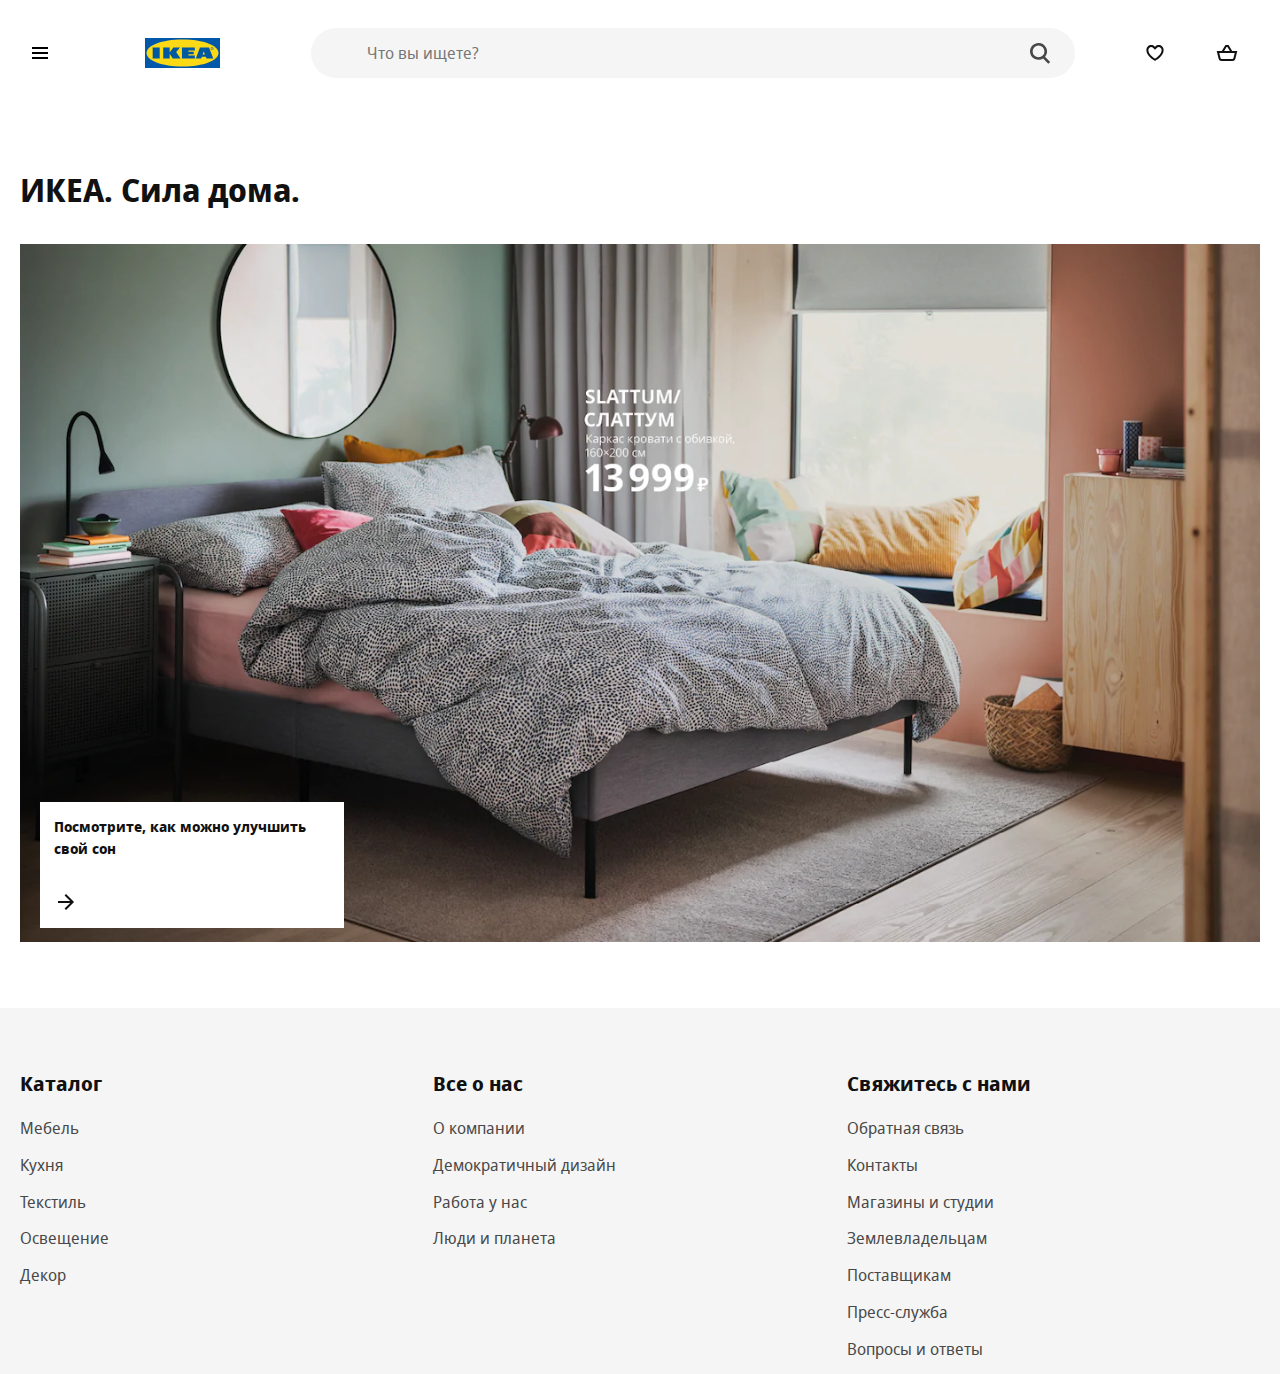
<file: index.html>
<!DOCTYPE html>
<html lang="en">

<head>
  <meta charset="UTF-8">
  <meta name="viewport"
    content="width=device-width, user-scalable=no, initial-scale=1.0, maximum-scale=1.0, minimum-scale=1.0">
  <meta http-equiv="X-UA-Compatible" content="ie=edge">
  <link rel="apple-touch-icon" sizes="180x180" href="favicon/apple-touch-icon.png">
  <link rel="icon" type="image/png" sizes="32x32" href="favicon/favicon-32x32.png">
  <link rel="icon" type="image/png" sizes="16x16" href="favicon/favicon-16x16.png">
  <link rel="mask-icon" href="favicon/safari-pinned-tab.svg" color="#0058ab">
  <meta name="msapplication-TileColor" content="#0058ab">
  <meta name="theme-color" content="#0058ab">
  <title>ИКЕА - официальный интернет-магазин мебели - IKEA</title>
  <link rel="stylesheet" href="styles/styles.css">
  <script src="js/index.js" defer type="module"></script>

</head>

<body>
  <!-- <header>
    <div class="container">
      <div class="header">
        <button class="btn btn-burger" aria-label="открыть меню">
          <svg focusable="false" class="svg-icon" width="24" height="24" viewBox="0 0 24 24" fill="none"
            xmlns="http://www.w3.org/2000/svg">
            <path fill-rule="evenodd" clip-rule="evenodd" d="M20 8H4V6H20V8ZM20 13H4V11H20V13ZM20 18H4V16H20V18Z">
            </path>
          </svg>
        </button>
        <a href="index.html" class="logo">
          <img src="image/ikea-logo.svg" alt="Логотип">
        </a>
        <form class="search" method="get" action="goods.html">
          <input type="search" name="s" maxlength="150" class="search-input" spellcheck="false"
            aria-label="Искать товары, новинки и вдохновение" aria-placeholder="Искать товары, новинки и вдохновение"
            placeholder="Что вы ищете?" autocapitalize="off" autocomplete="off" autocorrect="off">
          <button type="submit" class="btn search-btn" aria-label="найти"></button>
        </form>
        <a href="goods.html?cat=wishlist" class="btn btn-wishlist">
          <svg focusable="false" class="svg-icon" width="24" height="24" viewBox="0 0 24 24" fill="none"
            xmlns="http://www.w3.org/2000/svg">
            <path fill-rule="evenodd" clip-rule="evenodd"
              d="M12.336 5.52055C14.2336 3.62376 17.3096 3.62401 19.2069 5.52129C20.2067 6.52115 20.6796 7.85005 20.6259 9.15761C20.6151 12.2138 18.4184 14.8654 16.4892 16.6366C15.4926 17.5517 14.5004 18.2923 13.7593 18.8036C13.3879 19.0598 13.0771 19.2601 12.8574 19.3973C12.7475 19.466 12.6601 19.519 12.5992 19.5555C12.5687 19.5737 12.5448 19.5879 12.5279 19.5978L12.5079 19.6094L12.502 19.6129L12.5001 19.614C12.5001 19.614 12.4989 19.6147 11.9999 18.748C11.501 19.6147 11.5005 19.6144 11.5005 19.6144L11.4979 19.6129L11.4919 19.6094L11.472 19.5978C11.4551 19.5879 11.4312 19.5737 11.4007 19.5555C11.3397 19.519 11.2524 19.466 11.1425 19.3973C10.9227 19.2601 10.612 19.0598 10.2405 18.8036C9.49947 18.2923 8.50726 17.5517 7.51063 16.6366C5.58146 14.8654 3.38477 12.2139 3.37399 9.15765C3.32024 7.85008 3.79314 6.52117 4.79301 5.52129C6.69054 3.62376 9.76704 3.62376 11.6646 5.52129L11.9993 5.856L12.3353 5.52129L12.336 5.52055ZM11.9999 18.748L11.5005 19.6144L11.9999 19.9019L12.4989 19.6147L11.9999 18.748ZM11.9999 17.573C12.1727 17.462 12.384 17.3226 12.6236 17.1573C13.3125 16.6821 14.2267 15.9988 15.1366 15.1634C17.0157 13.4381 18.6259 11.2919 18.6259 9.13506V9.11213L18.627 9.08922C18.6626 8.31221 18.3844 7.52727 17.7926 6.9355C16.6762 5.81903 14.866 5.81902 13.7495 6.9355L13.7481 6.93689L11.9965 8.68166L10.2504 6.9355C9.13387 5.81903 7.3237 5.81903 6.20722 6.9355C5.61546 7.52727 5.33724 8.31221 5.3729 9.08922L5.37395 9.11213V9.13507C5.37395 11.2919 6.98418 13.4381 8.86325 15.1634C9.77312 15.9988 10.6874 16.6821 11.3762 17.1573C11.6159 17.3226 11.8271 17.462 11.9999 17.573Z">
            </path>
          </svg>
        </a>
        <a href="cart.html" class="btn btn-cart">
          <svg focusable="false" class="svg-icon svg-cart" width="24" height="24" viewBox="0 0 24 24" fill="none"
            xmlns="http://www.w3.org/2000/svg" style="display: block;">
            <path fill-rule="evenodd" clip-rule="evenodd"
              d="M10.9994 4H10.4373L10.1451 4.48017L6.78803 9.99716H3.00001H1.71924L2.02987 11.2397L3.65114 17.7248C3.98501 19.0603 5.18497 19.9972 6.56157 19.9972L17.4385 19.9972C18.8151 19.9972 20.015 19.0603 20.3489 17.7248L21.9702 11.2397L22.2808 9.99716H21H17.2113L13.8539 4.48014L13.5618 4H12.9997H12.0004H10.9994ZM14.8701 9.99716L12.4376 6H12.0004H11.5615L9.12921 9.99716H14.8701ZM5.59142 17.2397L4.28079 11.9972H19.7192L18.4086 17.2397C18.2973 17.6849 17.8973 17.9972 17.4385 17.9972L6.56157 17.9972C6.1027 17.9972 5.70272 17.6849 5.59142 17.2397Z">
            </path>
          </svg>
        </a>
      </div>
    </div>
  </header> -->
  <main>
    <div class="container">
      <h1 class="main-header">ИКЕА. Сила дома.</h1>
      <aside class="offer">
        <a href="card.html#idd059">
          <picture>
            <source srcset="image/b47e07ee97fd5f9bf030d258d462a945.webp" type="image/webp">
            <img src="image/b47e07ee97fd5f9bf030d258d462a945.jpg" alt="СЛАТТУМ">
          </picture>

        </a>
        <a class="offer-extra" href="goods.html?subcat=Кровати">
          <p>Посмотрите, как можно улучшить свой сон</p>
          <svg focusable="false" viewBox="0 0 24 24" class="offer-arrow" aria-hidden="true">
            <path fill-rule="evenodd" clip-rule="evenodd"
              d="M19.2937 12.7074L20.0008 12.0003L19.2938 11.2932L12.0008 3.99927L10.5865 5.41339L16.1727 11.0003H4V13.0003H16.1723L10.5855 18.5868L11.9996 20.0011L19.2937 12.7074Z">
            </path>
          </svg>
        </a>
      </aside>
    </div>
  </main>
  <!-- <footer>
    <div class="container">
      <div class="footer">
        <div class="footer-catalog">
          <h2 class="footer-header">Каталог</h2>
          <ul>
            <li class="footer-list"><a href="goods.html?cat=Мебель">Мебель</a></li>
            <li class="footer-list"><a href="goods.html?cat=Кухня">Кухня</a></li>
            <li class="footer-list"><a href="goods.html?cat=Текстиль">Текстиль</a></li>
            <li class="footer-list"><a href="goods.html?cat=Освещение">Освещение</a></li>
            <li class="footer-list"><a href="goods.html?cat=Декор">Декор</a></li>
          </ul>
        </div>
        <div class="footer-about">
          <h2 class="footer-header">Все о нас</h2>
          <ul>
            <li class="footer-list"><a href="#">О компании</a></li>
            <li class="footer-list"><a href="#">Демократичный дизайн</a></li>
            <li class="footer-list"><a href="#">Работа у нас</a></li>
            <li class="footer-list"><a href="#">Люди и планета</a></li>
          </ul>
        </div>
        <div class="footer-connection">
          <h2 class="footer-header">Свяжитесь с нами</h2>
          <ul>
            <li class="footer-list"><a href="#">Обратная связь</a></li>
            <li class="footer-list"><a href="#">Контакты</a></li>
            <li class="footer-list"><a href="#">Магазины и студии</a></li>
            <li class="footer-list"><a href="#">Землевладельцам</a></li>
            <li class="footer-list"><a href="#">Поставщикам</a></li>
            <li class="footer-list"><a href="#">Пресс-служба</a></li>
            <li class="footer-list"><a href="#">Вопросы и ответы</a></li>
          </ul>
        </div>
      </div>
    </div>

  </footer> -->

  <!-- <div class="catalog">
    <button type="button" class="btn btn-close catalog-btn" id="hnf-menu-close-btn" aria-expanded="true"
      title="Закрыть меню" aria-label="Закрыть меню">
      <svg focusable="false" class="svg-icon" width="24" height="24" viewBox="0 0 24 24" fill="none"
        xmlns="http://www.w3.org/2000/svg">
        <path fill-rule="evenodd" clip-rule="evenodd"
          d="M12.0002 13.4144L16.9499 18.3642L18.3642 16.9499L13.4144 12.0002L18.3642 7.05044L16.95 5.63623L12.0002 10.586L7.05044 5.63623L5.63623 7.05044L10.586 12.0002L5.63624 16.9499L7.05046 18.3642L12.0002 13.4144Z">
        </path>
      </svg>
    </button>
    <h2>Каталог</h2>
    <ul class="catalog-list">
      <li class="catalog-list__item active"><a href="goods.html?cat=Мебель">Мебель</a></li>
      <li class="catalog-list__item"><a href="goods.html?cat=Кухня">Кухня</a></li>
      <li class="catalog-list__item"><a href="goods.html?cat=Текстиль">Текстиль</a></li>
      <li class="catalog-list__item"><a href="goods.html?cat=Освещение">Освещение</a></li>
      <li class="catalog-list__item"><a href="goods.html?cat=Декор">Декор</a></li>
    </ul>


  </div> -->

  <!-- <div class="subcatalog">
    <button type="button" class="btn btn-return catalog-btn" aria-expanded="true" title="Закрыть меню"
      aria-label="Закрыть меню">
      <svg focusable="false" class="svg-icon  hnf-svg-icon" width="24" height="24" viewBox="0 0 24 24" fill="none"
        xmlns="http://www.w3.org/2000/svg">
        <path fill-rule="evenodd" clip-rule="evenodd"
          d="M4.70613 11.2927L3.99902 11.9997L4.70606 12.7069L11.999 20.0008L13.4133 18.5867L7.82744 13.0001H19.9999V11.0001H7.82729L13.4144 5.41328L12.0002 3.99902L4.70613 11.2927Z">
        </path>
      </svg>
    </button>
    <h3 class="subcatalog-header"><a href="goods.html?cat=Мебель"></a></h3>
    <ul class="subcatalog-list">
      <li class="subcatalog-list__item"><a href="goods.html?subcat=Диваны">Диваны</a></li>
      <li class="subcatalog-list__item"><a href="goods.html?subcat=Кресла">Кресла</a></li>
      <li class="subcatalog-list__item"><a href="goods.html?subcat=Книжные шкафы">Книжные шкафы</a></li>
      <li class="subcatalog-list__item"><a href="goods.html?subcat=Стеллажи">Стеллажи</a></li>
      <li class="subcatalog-list__item"><a href="goods.html?subcat=Шкаф для ТВ">Шкаф для ТВ</a></li>
      <li class="subcatalog-list__item"><a href="goods.html?subcat=Кровати">Кровати</a></li>
      <li class="subcatalog-list__item"><a href="goods.html?subcat=Комоды">Комоды</a></li>
      <li class="subcatalog-list__item"><a href="goods.html?subcat=Столы">Столы</a></li>
      <li class="subcatalog-list__item"><a href="goods.html?subcat=Письменные столы">Письменные столы</a></li>
      <li class="subcatalog-list__item">
        <a href="goods.html?subcat=Стулья для письменного стола">Стулья для письменного стола</a></li>
    </ul>
  </div> -->

  <!-- <div class="overlay"></div> -->

</body>

</html>
</file>
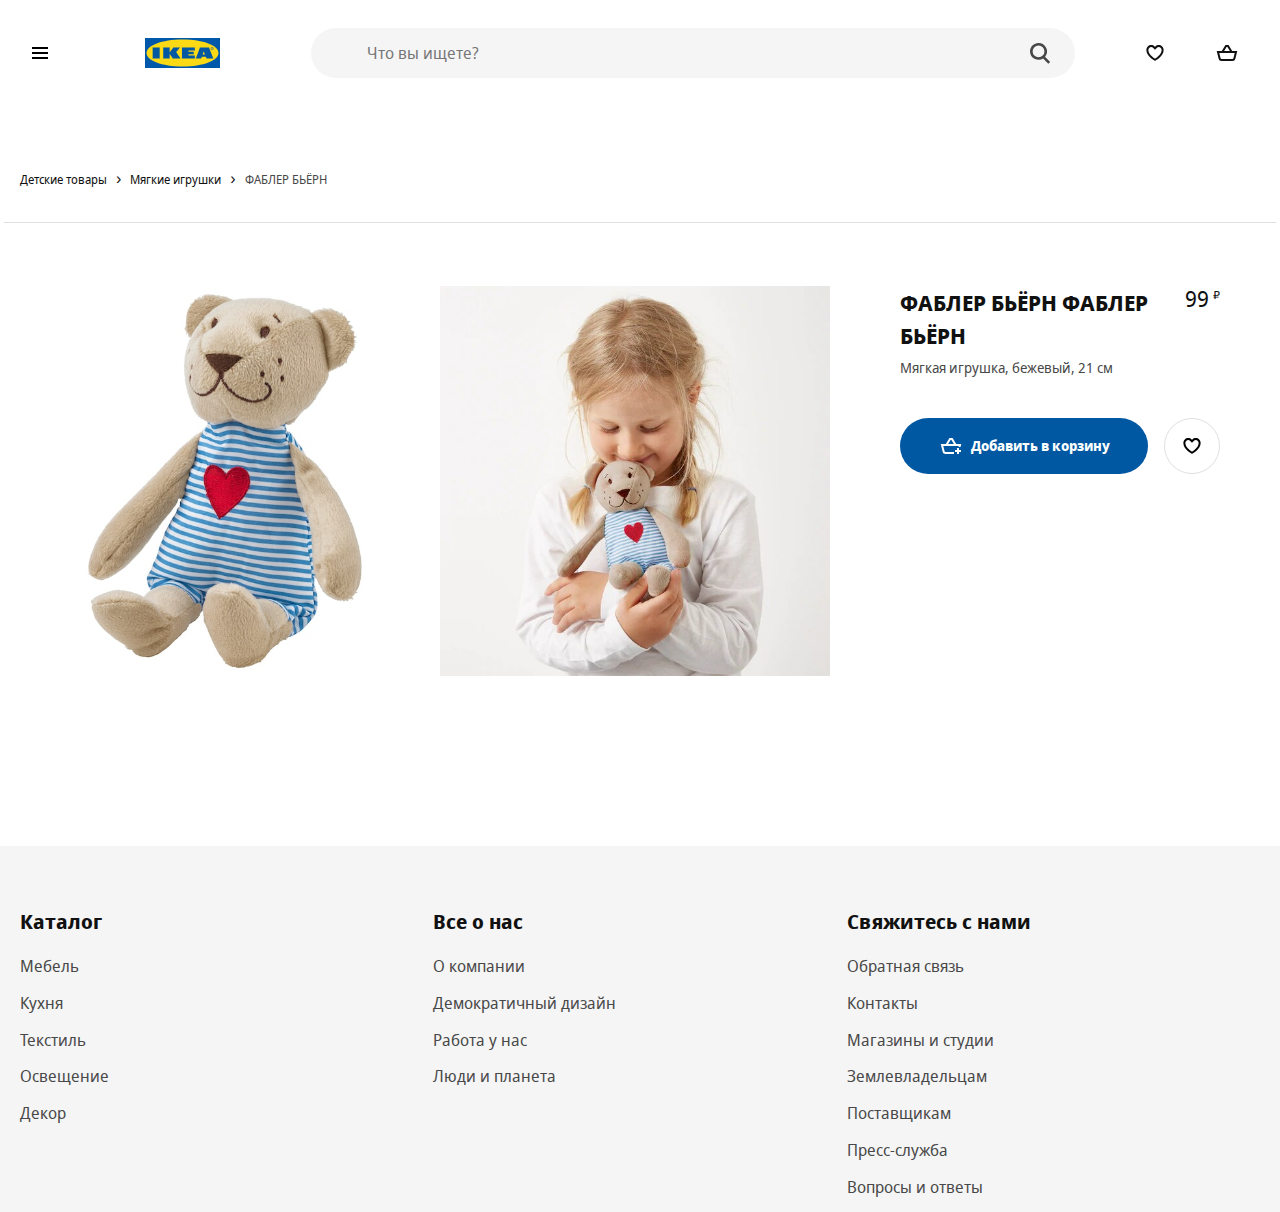
<file: card.html>
<!DOCTYPE html>
<html lang="en">

<head>
	<meta charset="UTF-8">
	<meta name="viewport"
		content="width=device-width, user-scalable=no, initial-scale=1.0, maximum-scale=1.0, minimum-scale=1.0">
	<meta http-equiv="X-UA-Compatible" content="ie=edge">
	<link rel="apple-touch-icon" sizes="180x180" href="favicon/apple-touch-icon.png">
	<link rel="icon" type="image/png" sizes="32x32" href="favicon/favicon-32x32.png">
	<link rel="icon" type="image/png" sizes="16x16" href="favicon/favicon-16x16.png">
	<link rel="mask-icon" href="favicon/safari-pinned-tab.svg" color="#0058ab">
	<meta name="msapplication-TileColor" content="#0058ab">
	<meta name="theme-color" content="#0058ab">
	<title>Детские игрушки - IKEA</title>
	<link rel="stylesheet" href="styles/styles.css">
	<script src="js/index.js" defer type="module"></script>
</head>

<body>
	<main>
		<div class="container">
			<div class="breadcrumb">
				<nav role="navigation" aria-label="Breadcrumb" class="breadcrumb__nav">
					<ul class="breadcrumb__list">

						<li class="breadcrumb__list-item">
							<a href="goods.html?cat=Детские товары" class="breadcrumb__link"><span>Детские товары</span></a>
						</li>

						<li class="breadcrumb__list-item">
							<a href="goods.html?cat=Мягкие игрушки" class="breadcrumb__link"><span>Мягкие игрушки</span></a>
						</li>

						<li class="breadcrumb__list-item">
							<a href="#" class="breadcrumb__link"><span>ФАБЛЕР БЬЁРН</span></a>
						</li>

					</ul>
				</nav>
			</div>

			<div class="good wrapper">
				<div class="good-images">
					<div class="good-image__item">
						<img src="image/fabler-byorn-myagkaya-igrushka-bezhevyy__0710165_PE727396_S5.jpg" alt="">
					</div>
					<div class="good-image__item">
						<img src="image/fabler-byorn-myagkaya-igrushka-bezhevyy__0876865_PE611124_S5.jpg" alt="">
					</div>
				</div>
				<div class="good-item">
					<!-- not-in-stock - нет в наличии-->
					<p class="good-item__new">Новинка</p>

					<div class="good-item__section">
						<div>
							<h2 class="good-item__header">ФАБЛЕР БЬЁРН ФАБЛЕР БЬЁРН</h2>
							<p class="good-item__description">Мягкая игрушка, бежевый, 21 см</p>

						</div>
						<p class="good-item__price">
							<span class="good-item__empty">Нет в наличии</span>
							<span class="good-item__price-value">99</span>
							<span class="good-item__currency">₽</span>
						</p>

					</div>
					<div class="good-item__buttons">
						<button type="button" class="btn btn-good" data-idd="idd001">
							<svg focusable="false" viewBox="0 0 24 24" class="btn-good-svg" aria-hidden="true">
								<path fill-rule="evenodd" clip-rule="evenodd"
									d="M10.4372 4H10.9993H12.0003H12.9996H13.5616L13.8538 4.48014L17.2112 9.99713H21H22.2806L21.9702 11.2396L21.5303 13H19.4688L19.7194 11.9971H4.28079L5.59143 17.2397C5.70272 17.6848 6.1027 17.9971 6.56157 17.9971H15V19.9971H6.56157C5.18496 19.9971 3.98502 19.0602 3.65114 17.7247L2.02987 11.2397L1.71924 9.99713H3.00002H6.78793L10.145 4.48017L10.4372 4ZM12.4375 6L14.87 9.99713H9.12911L11.5614 6H12.0003H12.4375ZM17.9961 16V14H19.9961V16H21.9961V18H19.9961V20H17.9961V18H15.9961V16H17.9961Z">
								</path>
							</svg>

							<span class="btn-good__label">Добавить в корзину</span>
						</button>
						<button type="button" class="btn btn-add-wishlist" data-idd="idd001">
							<svg focusable="false" viewBox="0 0 24 24" class="btn-add-wishlist__svg" aria-hidden="true">
								<path fill-rule="evenodd" clip-rule="evenodd"
									d="M12.336 5.52055C14.2336 3.62376 17.3096 3.62401 19.2069 5.52129C20.2067 6.52115 20.6796 7.85005 20.6259 9.15761C20.6151 12.2138 18.4184 14.8654 16.4892 16.6366C15.4926 17.5517 14.5004 18.2923 13.7593 18.8036C13.3879 19.0598 13.0771 19.2601 12.8574 19.3973C12.7475 19.466 12.6601 19.519 12.5992 19.5555C12.5687 19.5737 12.5448 19.5879 12.5279 19.5978L12.5079 19.6094L12.502 19.6129L12.5001 19.614C12.5001 19.614 12.4989 19.6147 11.9999 18.748C11.501 19.6147 11.5005 19.6144 11.5005 19.6144L11.4979 19.6129L11.4919 19.6094L11.472 19.5978C11.4551 19.5879 11.4312 19.5737 11.4007 19.5555C11.3397 19.519 11.2524 19.466 11.1425 19.3973C10.9227 19.2601 10.612 19.0598 10.2405 18.8036C9.49947 18.2923 8.50726 17.5517 7.51063 16.6366C5.58146 14.8654 3.38477 12.2139 3.37399 9.15765C3.32024 7.85008 3.79314 6.52117 4.79301 5.52129C6.69054 3.62376 9.76704 3.62376 11.6646 5.52129L11.9993 5.856L12.3353 5.52129L12.336 5.52055ZM11.9999 18.748L11.5005 19.6144L11.9999 19.9019L12.4989 19.6147L11.9999 18.748ZM11.9999 17.573C12.1727 17.462 12.384 17.3226 12.6236 17.1573C13.3125 16.6821 14.2267 15.9988 15.1366 15.1634C17.0157 13.4381 18.6259 11.2919 18.6259 9.13506V9.11213L18.627 9.08922C18.6626 8.31221 18.3844 7.52727 17.7926 6.9355C16.6762 5.81903 14.866 5.81902 13.7495 6.9355L13.7481 6.93689L11.9965 8.68166L10.2504 6.9355C9.13387 5.81903 7.3237 5.81903 6.20722 6.9355C5.61546 7.52727 5.33724 8.31221 5.3729 9.08922L5.37395 9.11213V9.13507C5.37395 11.2919 6.98418 13.4381 8.86325 15.1634C9.77312 15.9988 10.6874 16.6821 11.3762 17.1573C11.6159 17.3226 11.8271 17.462 11.9999 17.573Z">
								</path>
							</svg>
						</button>
					</div>

				</div>
			</div>


		</div>
	</main>
</body>

</html>
</file>
<file: styles/styles.css>
/*
* Prefixed by https://autoprefixer.github.io
* PostCSS: v7.0.29,
* Autoprefixer: v9.7.6
* Browsers: last 4 version
*/

@font-face {
	font-family: 'Noto Sans';
	src: local('Noto Sans Display Regular'), local('NotoSansDisplay-Regular'), url('../fonts/Notosansdisplayregular.woff2') format('woff2'), url('../fonts/Notosansdisplayregular.woff') format('woff');
	font-weight: 400;
	font-style: normal;
}

@font-face {
	font-family: 'Noto Sans';
	src: local('Noto Sans Display Italic'), local('NotoSansDisplay-Italic'), url('../fonts/Notosansdisplayitalic.woff2') format('woff2'), url('../fonts/Notosansdisplayitalic.woff') format('woff');
	font-weight: 400;
	font-style: italic;
}

@font-face {
	font-family: 'Noto Sans';
	src: local('Noto Sans Display Bold'), local('NotoSansDisplay-Bold'), url('../fonts/Notosansdisplaybold.woff2') format('woff2'), url('../fonts/Notosansdisplaybold.woff') format('woff');
	font-weight: 700;
	font-style: normal;
}

@font-face {
	font-family: 'Noto Sans';
	src: local('Noto Sans Display Bold Italic'), local('NotoSansDisplay-BoldItalic'), url('../fonts/Notosansdisplaybolditalic.woff2') format('woff2'), url('../fonts/Notosansdisplaybolditalic.woff') format('woff');
	font-weight: 700;
	font-style: italic;
}

html {
	-webkit-box-sizing: border-box;
	box-sizing: border-box;
}

*,
*::before,
*::after {
	-webkit-box-sizing: inherit;
	box-sizing: inherit;
}

body {
	min-width: 320px;
	margin: 0;

	background-color: #fff; /*под проект*/
	font-family: Noto Sans, Arial, sans-serif; /*в "" свой шрифт под проект*/

	font-size: 16px;
	color: #111;
	line-height: 1.5;
	-webkit-font-smoothing: subpixel-antialiased;
}

button, input {
	font: inherit;
}

button {
	cursor: pointer;
}

img {
	max-width: 100%;
	width: 100%;
	height: auto;
}

a {
	text-decoration: none;
	color: inherit;
}

ul {
	list-style: none;
	padding: 0;
	margin: 0;
}

h1, h2, h3, p {
	padding: 0;
	margin: 0;
}

/* container */

.container {
	max-width: 100rem;
	margin: 0 auto;
	padding: 0 1.25rem;
}

.visually-hidden {
	position: absolute !important;
	clip: rect(1px 1px 1px 1px);
	clip: rect(1px, 1px, 1px, 1px);
	padding: 0 !important;
	border: 0 !important;
	height: 1px !important;
	width: 1px !important;
	overflow: hidden;
}

/* при работе с float */

.clearfix::after {
	content: "";
	display: table;
	clear: both;
}

header {
	margin-bottom: 3.75rem;
}

.header {
	display: -ms-grid;
	display: grid;
	grid-gap: 1.25rem;
	-ms-grid-columns: 2fr 1.25rem 2fr 1.25rem 16fr 1.25rem 1fr 1.25rem 1fr;
	grid-template-columns: 2fr 2fr 16fr 1fr 1fr;
	-webkit-box-align: center;
	-ms-flex-align: center;
	align-items: center;
	padding: 1.75rem 0;
}

footer {
	background-color: #f5f5f5;
	margin-top: 3.75rem;
	padding: 3.75rem 0 0 0;
}

.footer {
	display: -ms-grid;
	display: grid;
	-ms-grid-columns: 1fr 1fr 1fr;
	grid-template-columns: 1fr 1fr 1fr;
}

.main-header {
	margin-bottom: 1.875rem
}

.btn {
	background-color: transparent;
	outline: transparent;
	border-radius: 50%;
	width: 40px;
	height: 40px;
	display: -webkit-box;
	display: -ms-flexbox;
	display: flex;
	-webkit-box-align: center;
	-ms-flex-align: center;
	align-items: center;
	-webkit-box-pack: center;
	-ms-flex-pack: center;
	justify-content: center;
	border: 1px solid transparent;
}

.btn:hover {
	background-color: #f5f5f5;
	color: #111;
}

.svg-icon {
	fill: currentColor;
}

.logo {
	text-align: center;
	width: 75px;
	height: 30px;

}

.search {
	position: relative;
	-webkit-box-flex: 1;
	-ms-flex-positive: 1;
	flex-grow: 1;
	height: 50px;
	margin: 0 40px;
}

.search-input {
	-webkit-appearance: none;
	-moz-appearance: none;
	appearance: none;
	background-color: #f5f5f5;
	display: block;
	appearance: none;
	width: 100%;
	height: 100%;
	padding: .5rem 3.5rem;
	margin: 0 auto;
	line-height: 1.5;
	border: 0;
	border-radius: 50em;
	outline: 0;
	-webkit-box-shadow: none;
	box-shadow: none;
	-webkit-transition: background .2s;
	-o-transition: background .2s;
	transition: background .2s;
}

.search-btn {
	position: absolute;
	top: 0.9rem;
	right: 0.9rem;
	background-image: url("data:image/svg+xml;charset=utf-8,%3Csvg width='16' height='17' fill='%23484848' xmlns='http://www.w3.org/2000/svg'%3E%3Cpath fill-rule='evenodd' clip-rule='evenodd' d='M6.5 11a4.5 4.5 0 110-9 4.5 4.5 0 010 9zm4.968-.307a6.5 6.5 0 10-1.514 1.315l3.996 3.996 1.414-1.414-3.896-3.897z'/%3E%3C/svg%3E");
	background-repeat: no-repeat;
	background-size: contain;
	width: 2.5rem;
	height: 1.5rem;
	background-position: center;
}

.offer {
	position: relative;
}

.offer-extra {
	position: absolute;
	padding: .9rem;
	color: #111;
	left: 1.25rem;
	bottom: 1.25rem;
	display: -webkit-box;
	display: -ms-flexbox;
	display: flex;
	background: #fff;
	-webkit-box-orient: vertical;
	-webkit-box-direction: normal;
	-ms-flex-direction: column;
	flex-direction: column;
	-webkit-box-align: start;
	-ms-flex-align: start;
	align-items: flex-start;
	max-width: 19rem;
	min-width: 13rem;
	font-size: .9rem;
	line-height: 1.5;
	font-weight: bold;
	word-break: break-word;
}

.offer-arrow {
	display: inline-block;
	height: 1.5rem;
	width: 1.5rem;
	vertical-align: middle;
	fill: currentColor;
	margin-top: 1.875rem;

}


.footer-header {
	line-height: 2rem;
	font-size: 1.25rem;
	padding: 0 0 1rem 0;

}

.footer-list {
	margin-bottom: .8rem;
}

.footer-list > a {
	color: #484848;
}

.footer-list > a:hover {
	color: #111;
	text-decoration: underline;
}

.catalog {
	position: fixed;
	z-index: 999;
	top: 0;
	left: -100%;
	bottom: 0;
	background-color: #fff;
	overflow-y: auto;
	overflow-x: hidden;
	-webkit-transition: left 0.2s 0s;
	-o-transition: left 0.2s 0s;
	transition: left 0.2s 0s;
	width: 20rem;
	padding: 6rem 4rem 3rem;

}

.catalog.open {
	left: 0;
}

.catalog-btn {
	position: absolute;
	top: 3rem;
	left: 3rem;
}

.catalog-list__item,
.subcatalog-list__item {
	cursor: pointer;
	color: #111;


}

.catalog-list__item a,
.subcatalog-list__item a {
	text-decoration: underline;
	display: block;
}

.catalog-list__item a {
	padding: .5rem 1.5rem .5rem 0;
}

.subcatalog-list__item a {
	padding: .5rem 0;
}

.catalog-list__item:hover a,
.subcatalog-list__item:hover a {
	text-decoration: underline;
}

.catalog-list__item.active {
	background-repeat: no-repeat;
	background-position: right 0 center;
	background-image: url('data:image/svg+xml;utf8,<svg width="24" height="24" viewBox="0 0 24 24" fill="none" xmlns="http://www.w3.org/2000/svg"><path fill-rule="evenodd" clip-rule="evenodd" d="M15.5996 11.9999L9.81456 17.7857L8.40026 16.3716L12.7714 11.9999L8.40026 7.62823L9.81457 6.21411L15.5996 11.9999Z" fill="%23959595"/></svg>');
}

.subcatalog {
	position: fixed;
	z-index: 998;
	top: 0;
	left: -100%;
	bottom: 0;
	background-color: #fff;
	overflow-y: auto;
	overflow-x: hidden;
	-webkit-transition: left, right 0.2s 0s;
	-o-transition: left, right 0.2s 0s;
	transition: left, right 0.2s 0s;
	width: 25rem;
	padding: 6rem 4rem 3rem;
	border-left: 2px solid #ccc;
}

.subcatalog.subopen {
	left: 20rem;
	display: block;
}

.overlay {
	display: block;
	position: fixed;
	z-index: 899;
	top: 0;
	bottom: 0;
	right: 0;
	left: 0;
	background-color: black;
	-webkit-transition: all .2s ease;
	-o-transition: all .2s ease;
	transition: all .2s ease;
	opacity: 0;
	pointer-events: none;
}

.overlay.active {
	opacity: 0.25;
	pointer-events: all;
}


.wrapper {
	position: relative;
	margin-top: 4rem;
}

.wrapper:before {
	content: '';
	width: calc(100% + 2rem);
	display: block;
	position: absolute;
	top: -2rem;
	z-index: 99;
	margin: 0 -1rem;
	border-bottom: 1px solid #dfdfdf;
}

.good {
	display: -ms-grid;
	display: grid;
	-ms-grid-columns: minmax(0, 1fr) 1.25rem minmax(0, 1fr) 1.25rem minmax(0, 1fr) 1.25rem minmax(0, 1fr) 1.25rem minmax(0, 1fr) 1.25rem minmax(0, 1fr) 1.25rem minmax(0, 1fr) 1.25rem minmax(0, 1fr) 1.25rem minmax(0, 1fr) 1.25rem minmax(0, 1fr) 1.25rem minmax(0, 1fr) 1.25rem minmax(0, 1fr);
	grid-template-columns: repeat(12, minmax(0, 1fr));
	grid-column-gap: 1.25rem;
	padding-top: 2rem;
}

.good-images {
	display: -webkit-box;
	display: -ms-flexbox;
	display: flex;
	-ms-flex-wrap: wrap;
	flex-wrap: wrap;
	-ms-grid-column: 1;
	grid-column-start: 1;
	-ms-grid-column-span: 8;
	grid-column-end: 9;
	-ms-flex-pack: distribute;
	justify-content: space-around;


}

.good-image__item {
	width: calc(50% - 1.25rem);
	margin-left: .625rem;
	margin-right: .625rem;
	min-height: 500px;
}


.good-item {
	-ms-grid-column: 9;
	grid-column-start: 9;
	-ms-grid-column-span: 4;
	grid-column-end: 13;
	padding: 0 2.5rem;
}

.good-item__section {
	margin-bottom: 2.5rem;
}

.good-item__new {
	display: none;
}


.good-item__empty {
	display: none;
}

.not-in-stock .good-item__empty {
	display: block;
}

.not-in-stock .btn-good {
	display: none;
}

.good-item__header {
	font-size: 1.375rem;
	line-height: 1.5;
	font-weight: 700;
	text-transform: uppercase;
	margin-bottom: .3rem;
}

.good-item__description {
	line-height: 1.5;
	letter-spacing: 0;
	font-weight: 400;
	color: #484848;
	font-size: .875rem;
}

.good-item__price {
	white-space: nowrap;
	text-align: right;
}

.good-item__section {
	display: -webkit-box;
	display: -ms-flexbox;
	display: flex;
	-webkit-box-pack: justify;
	-ms-flex-pack: justify;
	justify-content: space-between;
}

.good-item__price-value {
	line-height: 1.1875;
	font-size: 1.375rem;
}

.good-item__currency {
	line-height: .9;
	font-size: .6875rem;
	vertical-align: text-top;
}

.not-in-stock .good-item__price-value,
.not-in-stock .good-item__currency {
	display: none;
}

.good-item__buttons {
	display: -webkit-box;
	display: -ms-flexbox;
	display: flex;
	-webkit-box-pack: justify;
	-ms-flex-pack: justify;
	justify-content: space-between;
	-webkit-box-align: center;
	-ms-flex-align: center;
	align-items: center;
	width: 100%;
}

.btn-good {
	margin-right: 1rem;
	-webkit-box-flex: 1;
	-ms-flex-positive: 1;
	flex-grow: 1;
	-ms-flex-negative: 1;
	flex-shrink: 1;
	position: relative;
	background: #0058a3;
	color: #fff;
	border-radius: 52px;
	padding: 0 2rem;
	display: -webkit-box;
	display: -ms-flexbox;
	display: flex;
	height: 3.5rem;
	-webkit-box-align: center;
	-ms-flex-align: center;
	align-items: center;
}

.btn-good-svg {
	margin-right: .5rem;
	vertical-align: top;
	-ms-flex-negative: 0;
	flex-shrink: 0;
	display: inline-block;
	height: 1.5rem;
	width: 1.5rem;
	fill: #fff;
}

.btn-good:hover {
	color: #0058a3;
}

.btn-good:hover .btn-good-svg {
	fill: #0058a3;
}

.btn-good__label {
	text-align: center;
	border: 0;
	font-weight: 700;
	font-size: .875rem;
	line-height: 1.42857;
}

.btn-add-wishlist {
	background: rgba(0, 0, 0, 0);
	color: #111;
	border-radius: 40px;
	padding: 0 .9375rem;
	border: 1px solid #dfdfdf;
	height: 3.5rem;
	width: 3.5rem;
	margin-left: auto;
}

.btn-add-wishlist__svg {
	height: 1.5rem;
	width: 1.5rem;

}

.btn-add-wishlist:hover .btn-add-wishlist__svg {
	fill: red;
}

.btn-add-wishlist.contains-wishlist .btn-add-wishlist__svg {
	fill: red;

}

.btn-add-wishlist:hover.contains-wishlist .btn-add-wishlist__svg {
	fill: black;
}


.goods-list {
	display: -ms-grid;
	display: grid;
	grid-gap: 1.25rem;
	grid-template-columns: repeat(4, 1fr);
}

.goods-list__item {
	margin-bottom: 2rem;
}


.goods-item {
	position: relative;
	display: -webkit-box;
	display: -ms-flexbox;
	display: flex;
	-webkit-box-orient: vertical;
	-webkit-box-direction: normal;
	-ms-flex-direction: column;
	flex-direction: column;
	-webkit-box-pack: justify;
	-ms-flex-pack: justify;
	justify-content: space-between;
	height: 100%;
}

.goods-item__img {
	height: 380px;
	display: table-cell;
	vertical-align: middle
}


.btn-add-card {
	position: absolute;
	opacity: 0;
	-webkit-transition: opacity 0.2s 0s;
	-o-transition: opacity 0.2s 0s;
	transition: opacity 0.2s 0s;
	right: 1rem;
	bottom: 0.5rem;
	background-color: rgb(0, 88, 163);
	border: 1px solid rgb(0, 88, 163);
	background-repeat: no-repeat;
	background-position: center;
	background-image: url("data:image/svg+xml;utf8,<svg width='24' height='24' xmlns='http://www.w3.org/2000/svg' viewBox='0 0 24 24'><path fill-rule='evenodd' clip-rule='evenodd' d='M10.4372 4H10.9993H12.0003H12.9996H13.5616L13.8538 4.48014L17.2112 9.99713H21H22.2806L21.9702 11.2396L21.5303 13H19.4688L19.7194 11.9971H4.28079L5.59143 17.2397C5.70272 17.6848 6.1027 17.9971 6.56157 17.9971H15V19.9971H6.56157C5.18496 19.9971 3.98502 19.0602 3.65114 17.7247L2.02987 11.2397L1.71924 9.99713H3.00002H6.78793L10.145 4.48017L10.4372 4ZM12.4375 6L14.87 9.99713H9.12911L11.5614 6H12.0003H12.4375ZM17.9961 16V14H19.9961V16H21.9961V18H19.9961V20H17.9961V18H15.9961V16H17.9961Z' fill='white' /></svg>");
}

.btn-add-card:hover {
	background-color: rgb(255, 255, 255);
	background-image: url("data:image/svg+xml;utf8,<svg width='24' height='24' xmlns='http://www.w3.org/2000/svg' viewBox='0 0 24 24'><path fill-rule='evenodd' clip-rule='evenodd' d='M10.4372 4H10.9993H12.0003H12.9996H13.5616L13.8538 4.48014L17.2112 9.99713H21H22.2806L21.9702 11.2396L21.5303 13H19.4688L19.7194 11.9971H4.28079L5.59143 17.2397C5.70272 17.6848 6.1027 17.9971 6.56157 17.9971H15V19.9971H6.56157C5.18496 19.9971 3.98502 19.0602 3.65114 17.7247L2.02987 11.2397L1.71924 9.99713H3.00002H6.78793L10.145 4.48017L10.4372 4ZM12.4375 6L14.87 9.99713H9.12911L11.5614 6H12.0003H12.4375ZM17.9961 16V14H19.9961V16H21.9961V18H19.9961V20H17.9961V18H15.9961V16H17.9961Z' fill='rgb(0, 88, 163)' /></svg>");

}

.goods-item:hover .btn-add-card {
	opacity: 1;
}

.goods-item__header {
	margin-top: auto;
	margin-bottom: 1rem;
}

.goods-item__new {
	line-height: 1.42857;
	color: #ca5008;
	font-weight: 700;
	font-size: 0.8rem;
}

.goods-item__link {
	display: block;
	height: 100%;
}

.goods-item__description {
	margin-bottom: 1rem;
	font-size: .875rem;
	line-height: 1.42857;
}

.goods-item__price {
	min-height: calc(40px + 0.5rem);
	padding-bottom: 0.5rem;
	font-weight: 700;
}

.goods-item__price-value {
	font-size: 1.375rem;
}

.goods-item__currency {
	line-height: .9;
	font-size: .6875rem;
	vertical-align: text-top;
}


.breadcrumb__list-item {
	display: inline;
}

.breadcrumb__list-item:after {
	content: "\0203A";
	display: inline;
	margin: 0 .3125rem;
	font-size: 1rem;
	line-height: 1.125;
}

.breadcrumb__list-item:last-child:after {
	content: "";
}

.breadcrumb__link {
	font-size: .75rem;
	line-height: 1.5;
	font-weight: 400;
	vertical-align: middle;
}

.breadcrumb__list-item:last-child .breadcrumb__link {
	color: #484848;
	pointer-events: none;
	cursor: auto;
}

.cart-wrapper {
	max-width: 768px;
}

.cart-header {
	text-align: center;
}

.product {
	display: -ms-grid;
	display: grid;
	-ms-grid-columns: 152px 4fr 6fr;
	grid-template-columns: 152px 4fr 6fr;
	-ms-grid-rows: auto;
	grid-template-rows: auto;
	font-size: .81rem;
	line-height: 1.385;
}

.product > *:nth-child(1) {
	-ms-grid-row: 1;
	-ms-grid-column: 1;
}

.product > *:nth-child(2) {
	-ms-grid-row: 1;
	-ms-grid-column: 2;
}

.product > *:nth-child(3) {
	-ms-grid-row: 1;
	-ms-grid-column: 3;
}

.product__image-container {
	-ms-grid-column: 1;
	grid-column: 1;
	-ms-grid-row: 1;
	-ms-grid-row-span: 2;
	grid-row: 1/3;
	padding-right: 1rem;
}

.product__description {
	-ms-grid-column: 2;
	grid-column: 2;
	-ms-grid-row: 1;
	grid-row: 1;
}

.product__name {
	font-size: 1.2rem;
	margin-bottom: .5rem;
	font-weight: 700;
	text-transform: uppercase;
	word-break: break-word;
}

.product__prices {
	-ms-grid-column: 3;
	grid-column: 3;
	-ms-grid-row: 1;
	grid-row: 1;
	text-align: right;
	padding-top: 0;
}

.product__controls {
	-ms-grid-column: 3;
	grid-column: 3;
	-ms-grid-row: 2;
	grid-row: 2;
	margin-top: .5rem;
	display: -webkit-box;
	display: -ms-flexbox;
	display: flex;
	-webkit-box-pack: end;
	-ms-flex-pack: end;
	justify-content: flex-end;
}

.btn-remove {
	color: #444;
	border-color: #666;
	border-radius: unset;
}

.product__total {
	font-weight: 700;
	font-size: 1.06rem;
	line-height: 1.2;
}

.product-controls__remove {
	width: 12.5%;
}

.product-controls__quantity {
	width: 25%;
	margin-left: .5rem;
}

.cart-header {
	margin-bottom: 3rem;
}

.cart-item {
	margin-bottom: 2rem;
}

.cart-total {
	display: -webkit-box;
	display: -ms-flexbox;
	display: flex;
	-webkit-box-pack: justify;
	-ms-flex-pack: justify;
	justify-content: space-between;
	padding: .35rem 0;
	font-weight: 700;
	font-size: 14px;
	text-align: initial;
	border: dashed #cacaca;
	border-width: 1px 0;
}

.cart-checkout {
	color: #ffffff;
	padding: 12px 62px;
	background-color: #3a6e9f;
	border: none;
	display: block;
	margin: 1rem auto;
}

.cart-form {
	margin: 1rem 0;
	text-align: center;
}

.cart-form label {
	display: block;
	margin: 1rem;
}

select {
	width: 100%;
	max-width: 352px;
	height: 40px;
	margin: 0;
	padding: 0 10px;
	border: 1px solid #666;
	border-radius: 2px;
	background: #fff url(../image/chevron-down-thin-24.1667eab2.svg) no-repeat right 8px center/1.5rem;
	-webkit-appearance: none;
	-moz-appearance: none;
	appearance: none;
	font-size: 1rem;
	line-height: 1.15;
	font-family: inherit;
	text-transform: none;
}

@media (max-width: 1200px) {
	.goods-list {
		grid-template-columns: repeat(3, 1fr);
	}
}

@media (max-width: 768px) {
	.goods-list {
		grid-template-columns: repeat(2, 1fr);
	}

	.header {
		-ms-grid-columns: 1fr 1.25rem 4fr 1.25rem 1fr 1.25rem 1fr;
		grid-template-columns: 1fr 4fr 1fr 1fr;
		-ms-grid-rows: auto 1.25rem auto 1.25rem auto;
		grid-template-areas: "burger logo wishlist cart" "main main . sidebar" "footer footer footer footer";
	}

	.btn-burger {
		grid-area: burger;
	}

	.logo {
		grid-area: logo;
	}

	.btn-wishlist {
		grid-area: wishlist;
	}

	.btn-cart {
		grid-area: cart;
	}

	.search {
		grid-area: search;
		-ms-grid-row: 2;
		grid-row: 2;
		-ms-grid-column-span: 5;
		grid-column-end: 6;
		-ms-grid-column: 1;
		grid-column-start: 1;
		margin: 0;
	}

	.footer {
		-ms-grid-rows: auto;
		grid-template-rows: auto;
		-webkit-box-pack: center;
		-ms-flex-pack: center;
		justify-content: center;
		grid-template-areas: "catalog" "about" "connection";
		-ms-grid-columns: 300px;
		grid-template-columns: 300px

	}

	.footer-catalog {
		grid-area: catalog;
		margin-bottom: 50px;
	}

	.footer-about {
		grid-area: about;
		margin-bottom: 50px;
	}

	.footer-connection {
		grid-area: connection;
		margin-bottom: 50px;
	}

	.catalog {
		width: 50%;
	}

	.subcatalog {
		width: 50%;
		left: auto;
		right: -100%;
	}

	.subcatalog.subopen {
		right: 0;
		left: auto;
	}
}

@media (max-width: 768px) {

	.footer-catalog {
		-ms-grid-row: 1;
		-ms-grid-column: 1

	}

	.footer-about {
		-ms-grid-row: 2;
		-ms-grid-column: 1

	}

	.footer-connection {
		-ms-grid-row: 3;
		-ms-grid-column: 1

	}
}

@media (max-width: 768px) {

	.btn-burger {
		-ms-grid-row: 1;
		-ms-grid-column: 1;
	}

	.logo {
		-ms-grid-row: 1;
		-ms-grid-column: 3;
	}

	.btn-wishlist {
		-ms-grid-row: 1;
		-ms-grid-column: 5;
	}

	.btn-cart {
		-ms-grid-row: 1;
		-ms-grid-column: 7;
	}
}

@media (max-width: 576px) {
	.goods-list {
		-ms-grid-columns: 1fr;
		grid-template-columns: 1fr;
	}

	.catalog {
		width: 100%;
	}

	.subcatalog {
		z-index: 999;
		width: 100%;
	}

	.subcatalog.subopen {
		right: 0;
	}
}
</file>
